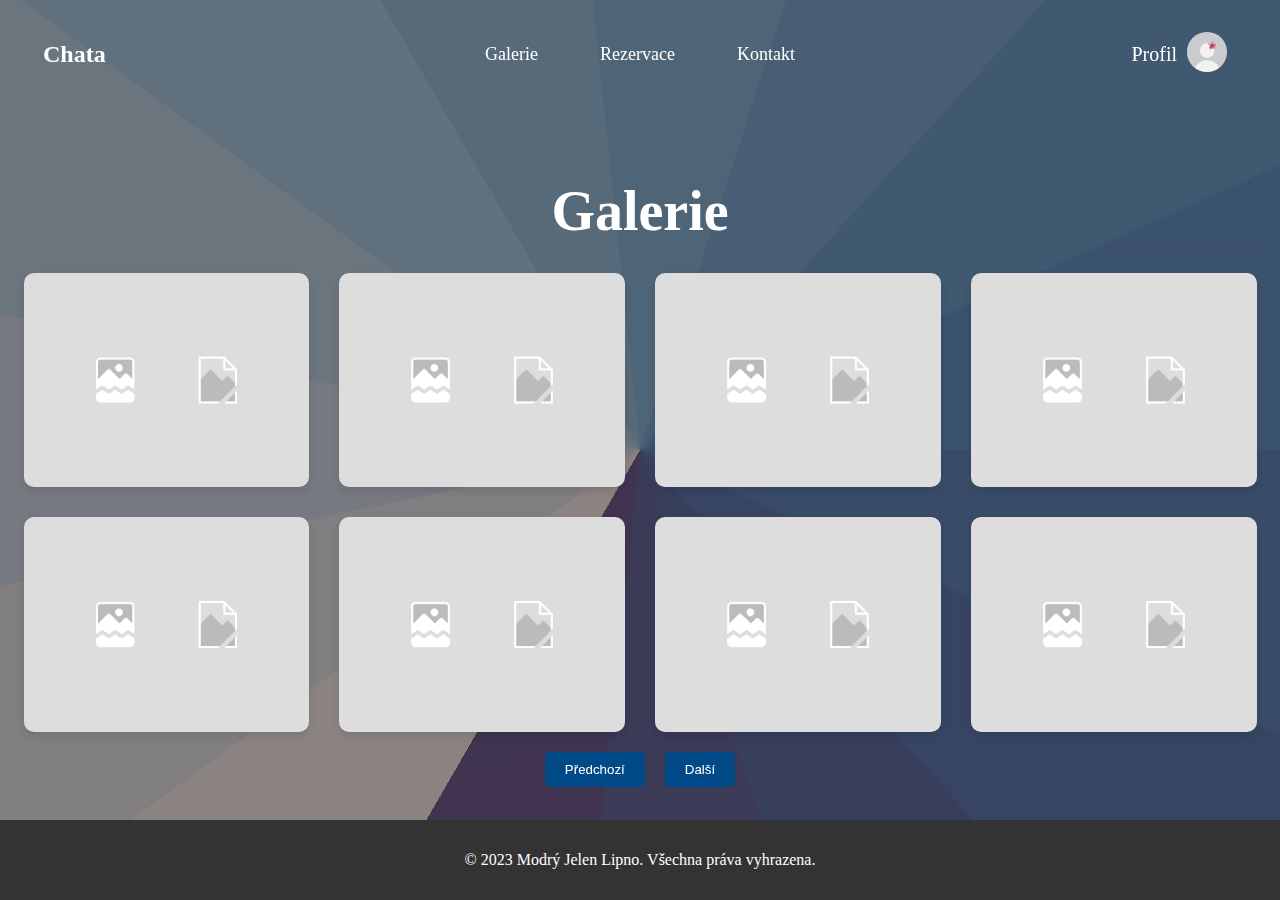
<file: galerie.html>
<!DOCTYPE html>
<html lang="cs">
<head>
    <meta charset="UTF-8">
    <meta name="viewport" content="width=device-width, initial-scale=1.0">
    <link rel="stylesheet" href="style.css">
    <title>Galerie</title>
    <script>
      fetch("header.html")
        .then(response => response.text())
        .then(data => {
          document.getElementById("header-placeholder").innerHTML = data;
        });
    </script>
</head>
<body>
  <div id="header-placeholder"></div>
  <section class="gallery-hero">
    <div class="background-image"></div>
    <main id="gallery-container">
      <h1 class="gallery-title">Galerie</h1>
      <div class="gallery-grid" id="gallery-grid">
        <!-- Obrázky budou dynamicky přidány pomocí JS -->
      </div>
      <div class="pagination">
        <button class="pagination-button" id="prev-button">Předchozí</button>
        <button class="pagination-button" id="next-button">Další</button>
      </div>
    </main>
  </section>

  <!-- Modal pro zobrazení obrázku -->
  <div id="image-modal" class="image-modal">
    <img id="modal-image" class="modal-image" alt="Zvětšený obrázek">
  </div>

  <footer>
    <p>&copy; 2023 Modrý Jelen Lipno. Všechna práva vyhrazena.</p>
  </footer>
  <script src="gallery.js"></script>
</body>
</html>
</file>
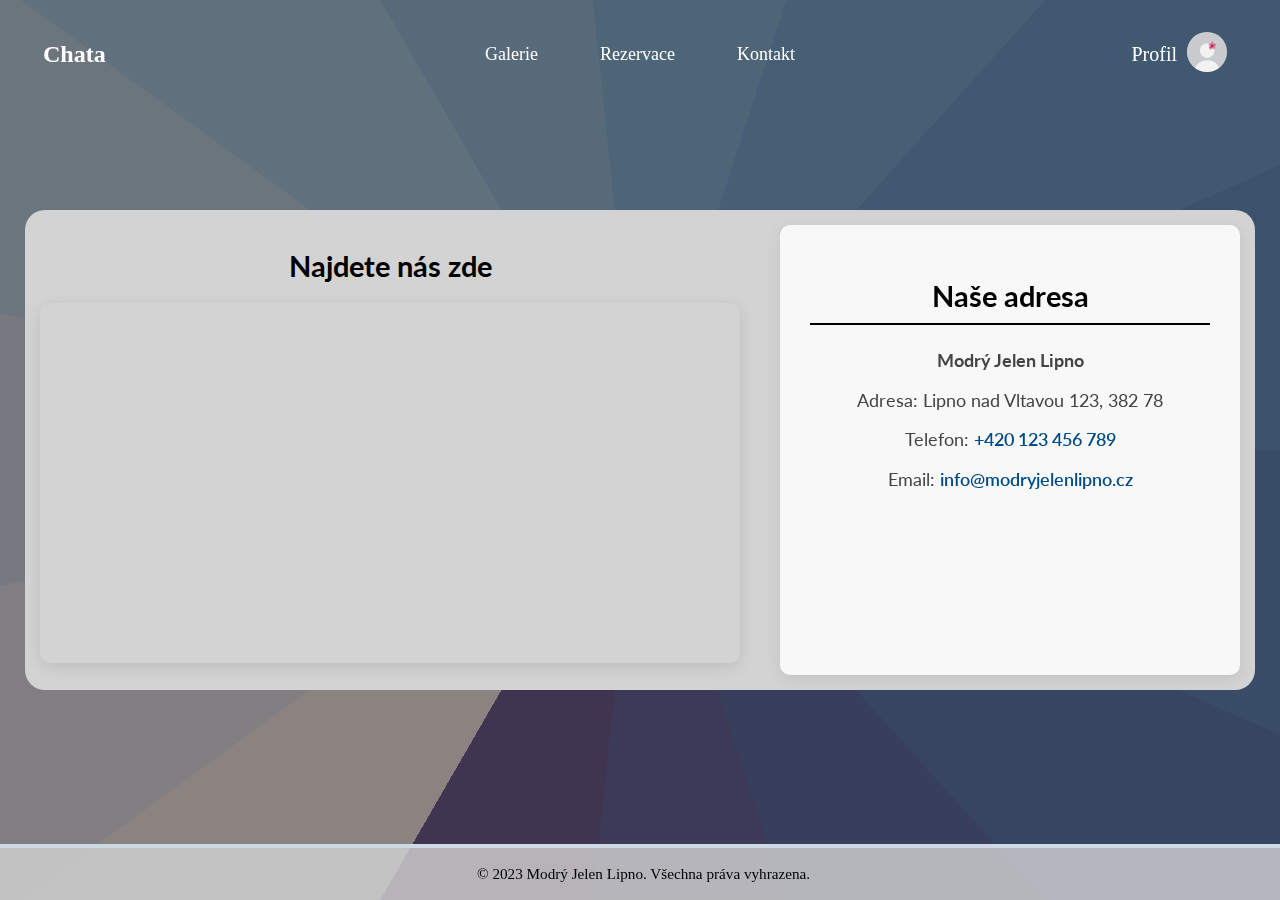
<file: kontakty.html>
<!DOCTYPE html>
<html lang="cs">
<head>
    <meta charset="UTF-8">
    <meta name="viewport" content="width=device-width, initial-scale=1.0">
    <link rel="stylesheet" href="style.css">
    <title>Kontakty</title>
</head>
<body>
    <div id="header-placeholder"></div>
    <div class = "background-image"></div>
    <main id="kontakty-page">
        <div id="kontakty-content">
          <section id="kontakty-mapa">
            <h2>Najdete nás zde</h2>
            <div id="kontakty-map-container">
              <iframe 
                src="https://www.google.com/maps/embed?pb=!1m18!1m12!1m3!1d2563.123456789!2d14.123456789!3d48.123456789!2m3!1f0!2f0!3f0!3m2!1i1024!2i768!4f13.1!3m3!1m2!1s0x0%3A0x123456789abcdef!2sModr%C3%BD%20Jelen%20Lipno!5e0!3m2!1scs!2scz!4v1234567890"
                allowfullscreen
                loading="lazy"
                referrerpolicy="no-referrer-when-downgrade">
              </iframe>
            </div>
          </section>
      
          <section id="kontakty-adresa">
            <h2>Naše adresa</h2>
            <div class="kontakty-info">
              <p><strong>Modrý Jelen Lipno</strong></p>
              <p>Adresa: Lipno nad Vltavou 123, 382 78</p>
              <p>Telefon: <a href="tel:+420123456789">+420 123 456 789</a></p>
              <p>Email: <a href="mailto:info@modryjelenlipno.cz">info@modryjelenlipno.cz</a></p>
            </div>
          </section>
        </div>
      </main>
    <footer id="kontakty-footer">
        <p>&copy; 2023 Modrý Jelen Lipno. Všechna práva vyhrazena.</p>
    </footer>
    <script>
        fetch("header.html")
            .then(response => response.text())
            .then(data => {
                document.getElementById("header-placeholder").innerHTML = data;
            })
            .catch(error => console.error("Chyba při načítání headeru:", error));
    </script>
</body>
</html>
</file>
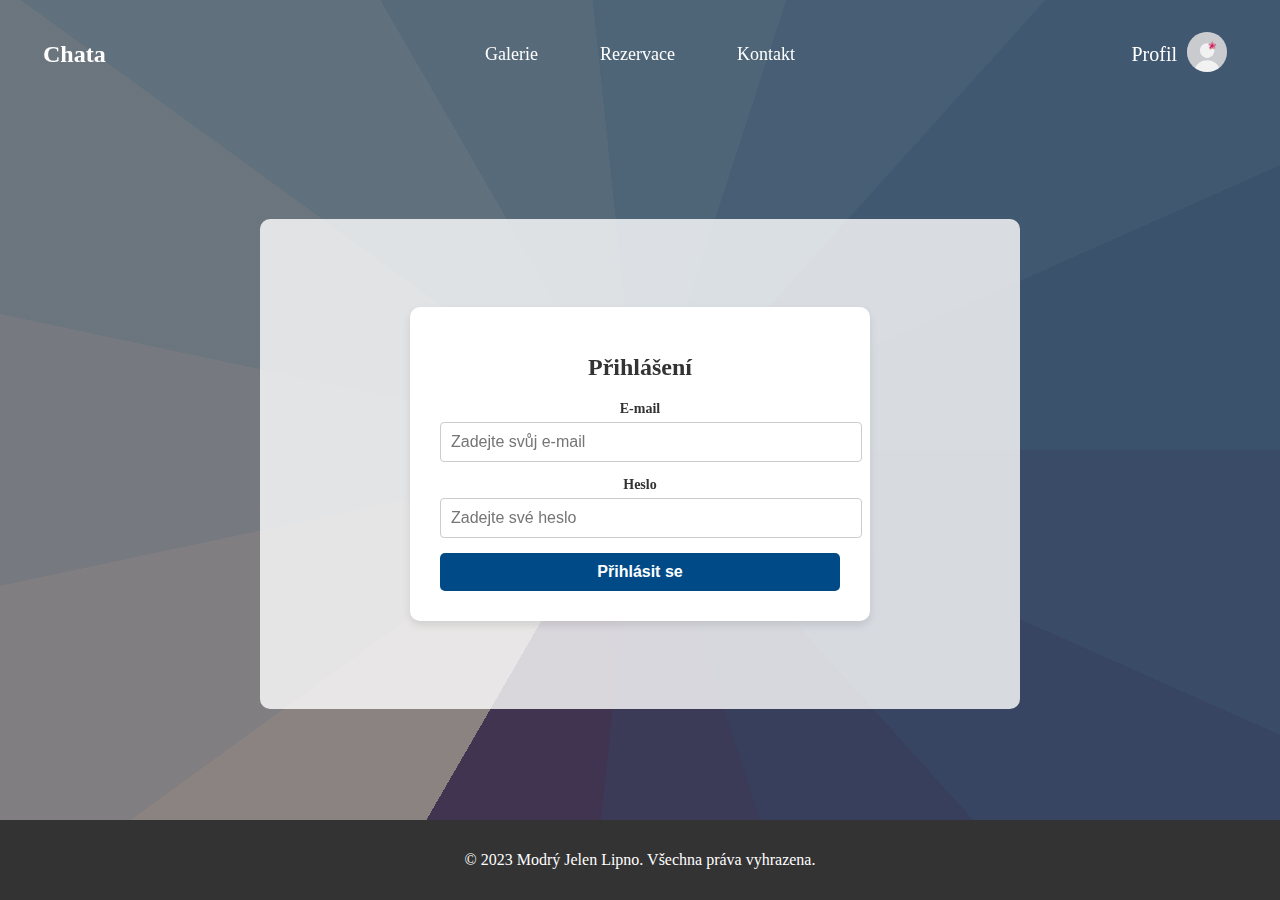
<file: login.html>
<!DOCTYPE html>
<html lang="cs">
<head>
  <meta charset="UTF-8">
  <meta name="viewport" content="width=device-width, initial-scale=1.0">
  <link rel="stylesheet" href="style.css">
  <title>Přihlášení</title>
  <script>
    fetch("header.html")
      .then(response => response.text())
      .then(data => {
        document.getElementById("header-placeholder").innerHTML = data;
      });
  </script>
</head>
<body>
  <div id="header-placeholder"></div>
  <section class="login-hero">
  <div class="background-image"></div>
  <main id="login-container">
    <section class="login-form-wrapper">
      <h1 class="login-title">Přihlášení</h1>
      <form id="login-form" method="post" action="login.php">
        <div class="form-group">
          <label for="email" class="form-label">E-mail</label>
          <input type="email" id="email" name="email" class="form-input" placeholder="Zadejte svůj e-mail" required>
        </div>
        <div class="form-group">
          <label for="password" class="form-label">Heslo</label>
          <input type="password" id="password" name="password" class="form-input" placeholder="Zadejte své heslo" required>
        </div>
        <button type="submit" class="login-button">Přihlásit se</button>
      </form>
    </section>
</section>
  </main>
  
  <footer>
    <p>&copy; 2023 Modrý Jelen Lipno. Všechna práva vyhrazena.</p>
</footer>
</body>
</html>
</file>
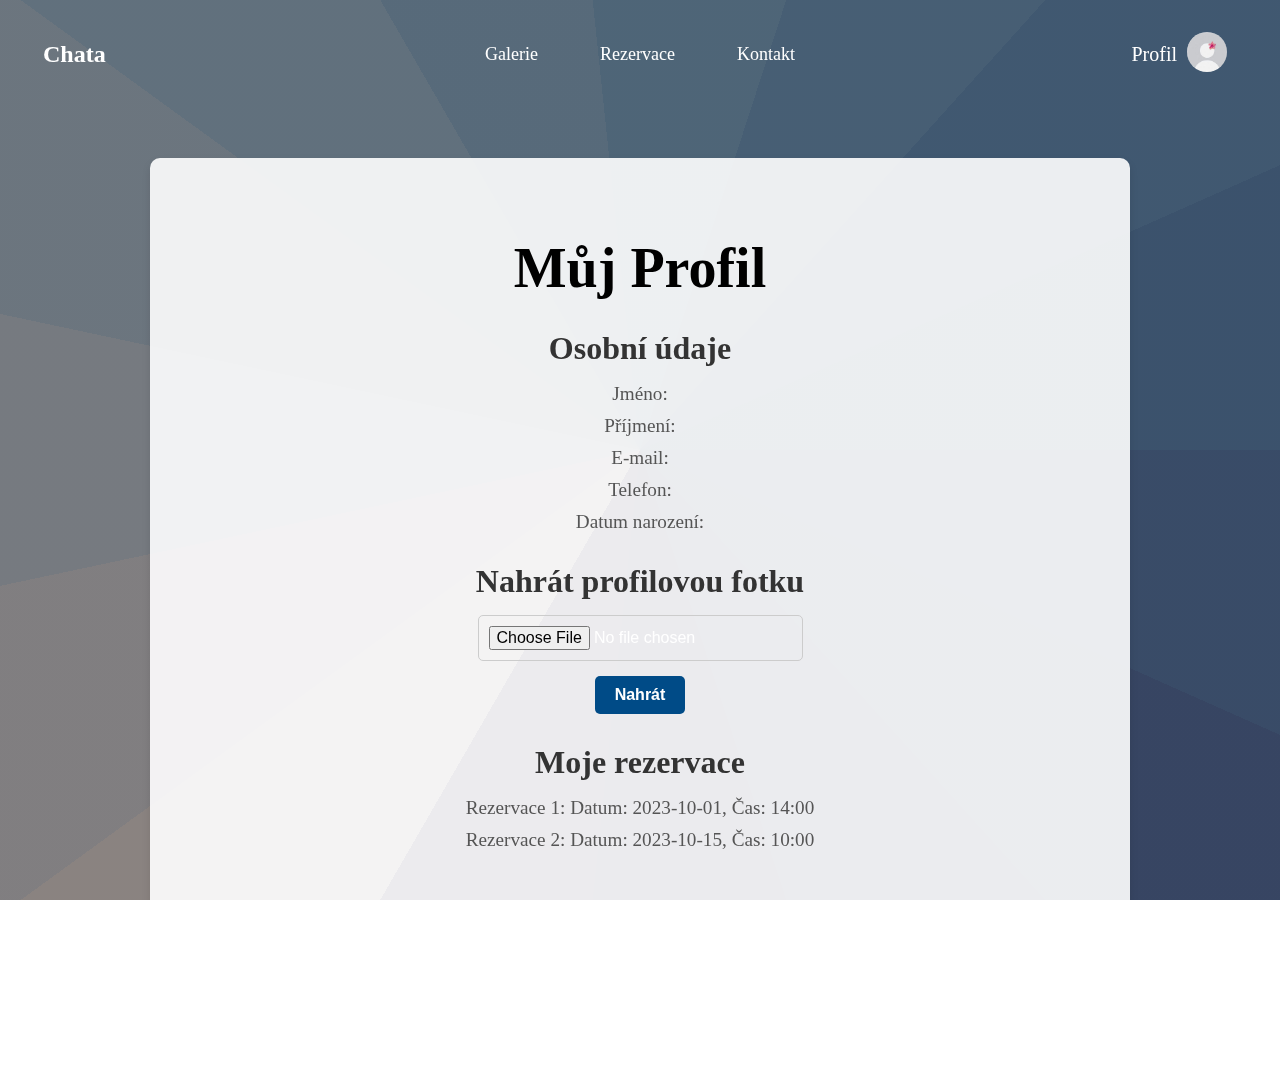
<file: profile.html>
<!DOCTYPE html>
<html lang="cs">
<head>
    <meta charset="UTF-8">
    <meta name="viewport" content="width=device-width, initial-scale=1.0">
    <link rel="stylesheet" href="style.css">
    <title>Profil</title>
    <script>
      fetch("header.html")
        .then(response => response.text())
        .then(data => {
          document.getElementById("header-placeholder").innerHTML = data;
        });
    </script>
</head>
<body>
  <div id="header-placeholder"></div>
  <section class="profile-hero">
    <div class="background-image"></div>
    <main id="profile-container">
      <h1 class="profile-title">Můj Profil</h1>
      <!-- Sekce osobních údajů -->
      <section class="profile-details">
        <h2>Osobní údaje</h2>
        <ul>
          <li>Jméno: <span id="user-first-name"></span></li>
          <li>Příjmení: <span id="user-last-name"></span></li>
          <li>E-mail: <span id="user-email"></span></li>
          <li>Telefon: <span id="user-phone"></span></li>
          <li>Datum narození: <span id="user-birthdate"></span></li>
        </ul>
      </section>

      <!-- Sekce pro nahrání profilové fotky -->
      <section class="profile-photo-upload">
        <h2>Nahrát profilovou fotku</h2>
        <form id="photo-upload-form" method="post" enctype="multipart/form-data">
          <input type="file" id="profile-photo" name="profile-photo" accept="image/*" required>
          <button type="submit">Nahrát</button>
        </form>
      </section>

      <!-- Sekce výpisu rezervací -->
      <section class="profile-reservations">
        <h2>Moje rezervace</h2>
        <ul id="reservations-list">
          <li>Rezervace 1: <span>Datum: 2023-10-01, Čas: 14:00</span></li>
          <li>Rezervace 2: <span>Datum: 2023-10-15, Čas: 10:00</span></li>
          <!-- Další rezervace budou načteny z databáze -->
        </ul>
      </section>
    </main>
  </section>
  <footer>
    <p>&copy; 2023 Modrý Jelen Lipno. Všechna práva vyhrazena.</p>
  </footer>
</body>
</html>
</file>
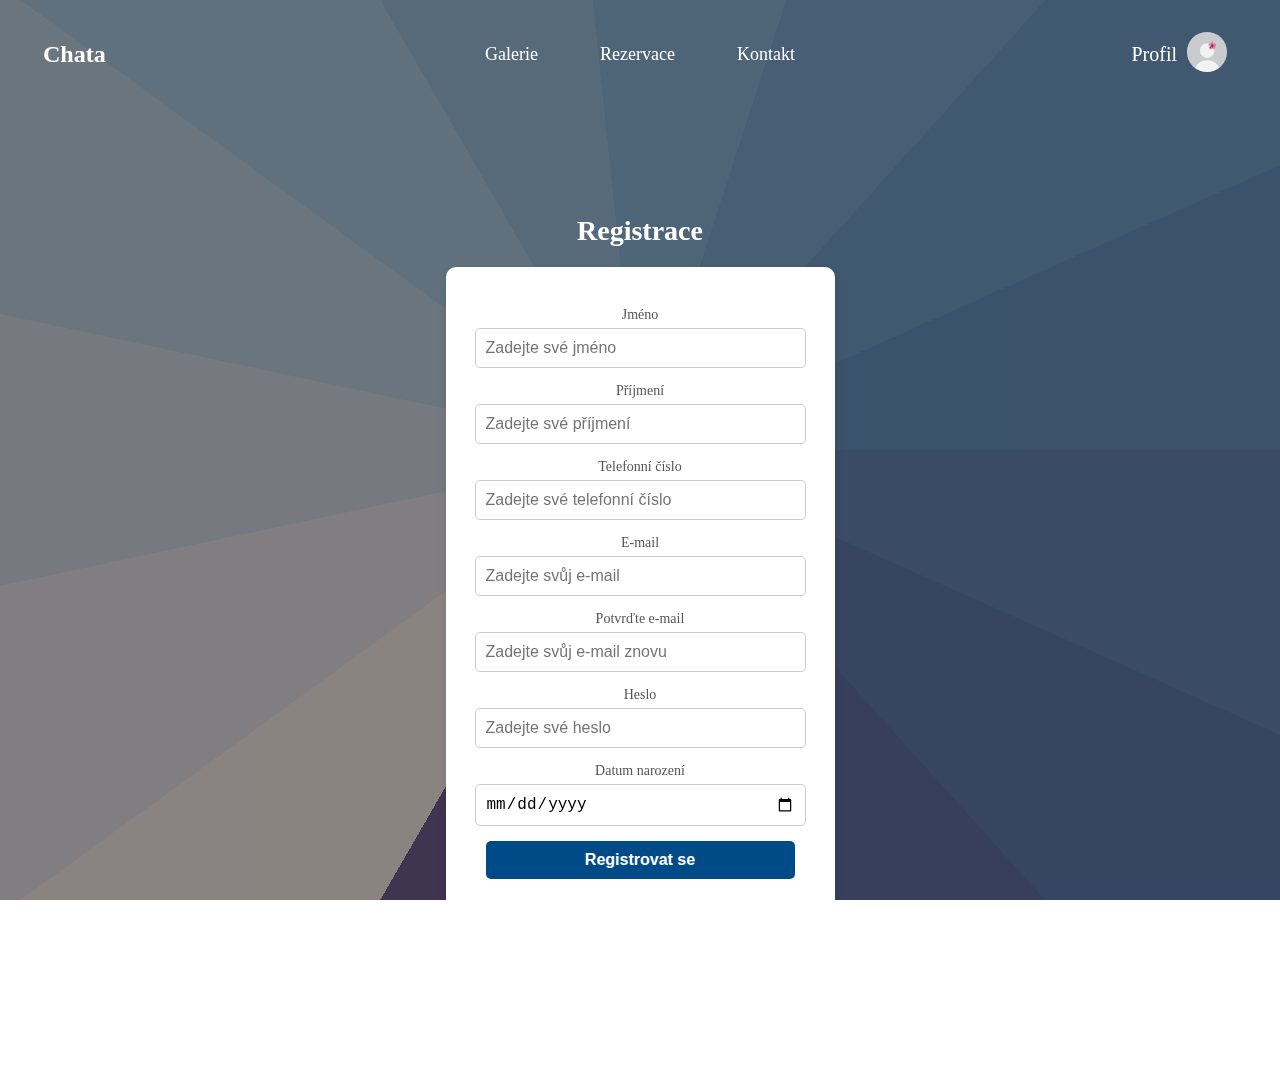
<file: registration.html>
<!DOCTYPE html>
<html lang="en">
<head>
    <meta charset="UTF-8">
    <meta name="viewport" content="width=device-width, initial-scale=1.0">
    <link rel="stylesheet" href="style.css">
    <title>Registrace</title>
    <script>
      fetch("header.html")
        .then(response => response.text())
        .then(data => {
          document.getElementById("header-placeholder").innerHTML = data;
        });
    </script>
</head>
<body>
    <div id="header-placeholder"></div>
    <main>
        <section class="registration-hero">
            <div class="background-image"></div>
        <section class="registration-form-wrapper">
            <h1 class="registration-title">Registrace</h1>
            <form id="registration-form">
                <div class="form-groupa">
                    <label for="first-name" class="form-labela">Jméno</label>
                    <input type="text" id="first-name" name="first-name" class="form-inputa" placeholder="Zadejte své jméno" required>
                </div>
                <div class="form-groupa">
                    <label for="last-name" class="form-labela">Příjmení</label>
                    <input type="text" id="last-name" name="last-name" class="form-inputa" placeholder="Zadejte své příjmení" required>
                </div>
                <div class="form-groupa">
                    <label for="phone" class="form-labela">Telefonní číslo</label>
                    <input type="tel" id="phone" name="phone" class="form-inputa" placeholder="Zadejte své telefonní číslo" pattern="[0-9]{9}" required>
                </div>
                <div class="form-groupa">
                    <label for="email" class="form-labela">E-mail</label>
                    <input type="email" id="email" name="email" class="form-inputa" placeholder="Zadejte svůj e-mail" required>
                </div>
                <div class="form-groupa">
                    <label for="confirm-email" class="form-labela">Potvrďte e-mail</label>
                    <input type="email" id="confirm-email" name="confirm-email" class="form-inputa" placeholder="Zadejte svůj e-mail znovu" required>
                </div>
                <div class="form-groupa">
                    <label for="password" class="form-labela">Heslo</label>
                    <input type="password" id="password" name="password" class="form-inputa" placeholder="Zadejte své heslo" required>
                </div>
                <div class="form-groupa">
                    <label for="birthdate" class="form-labela">Datum narození</label>
                    <input type="date" id="birthdate" name="birthdate" class="form-inputa" required>
                </div>
                <button type="submit" class="registration-button">Registrovat se</button>
            </form>
        </section>
    </section>
    </main>

    <footer>
        <p>&copy; 2023 Modrý Jelen Lipno. Všechna práva vyhrazena.</p>
    </footer>
   
</body>
</html>
</file>
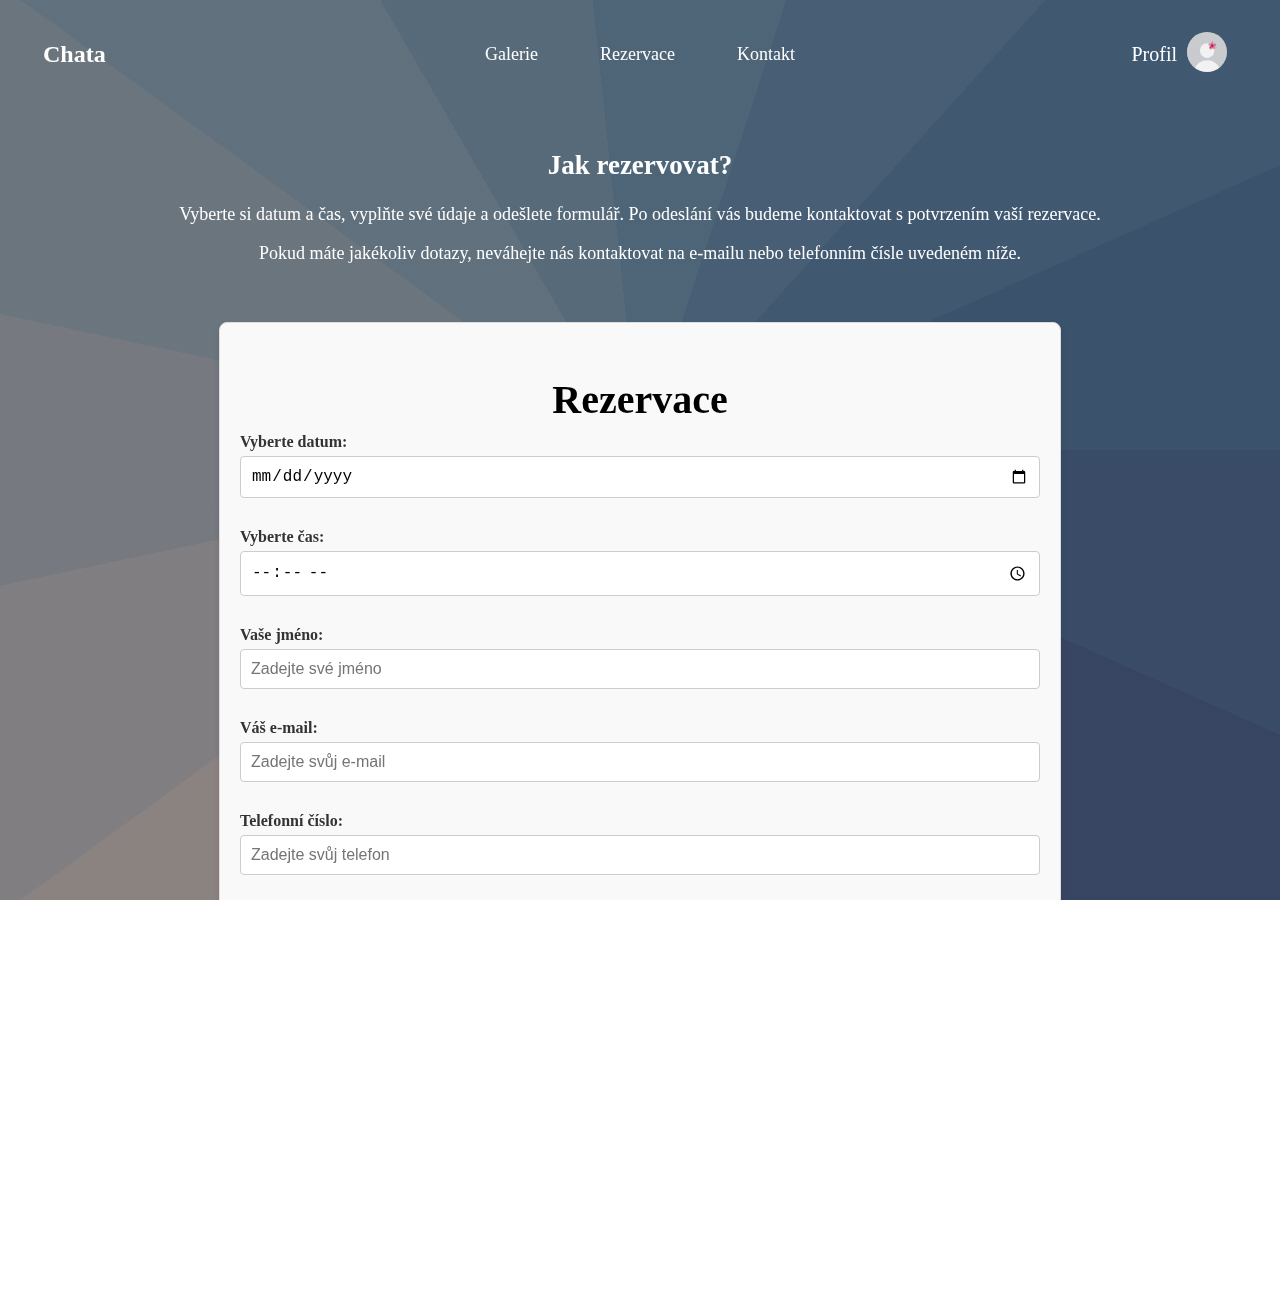
<file: rezervace.html>
<!DOCTYPE html>
<html lang="cs">
<head>
    <meta charset="UTF-8">
    <meta name="viewport" content="width=device-width, initial-scale=1.0">
    <link rel="stylesheet" href="style.css">
    <title>Rezervace</title>
    <script>
      fetch("header.html")
        .then(response => response.text())
        .then(data => {
          document.getElementById("header-placeholder").innerHTML = data;
        });
    </script>
</head>
<body>
  <div id="header-placeholder"></div>
  <section class="reservation-hero">

    <section class="popis">
        <h2>Jak rezervovat?</h2>
        <p>Vyberte si datum a čas, vyplňte své údaje a odešlete formulář. Po odeslání vás budeme kontaktovat s potvrzením vaší rezervace.</p>
        <p>Pokud máte jakékoliv dotazy, neváhejte nás kontaktovat na e-mailu nebo telefonním čísle uvedeném níže.</p>
    </section>

    <section id="rezervace">
        <h2>Rezervace</h2>
        <form id="rezervacni-formular">
            <div class="form-group">
                <label for="datum">Vyberte datum:</label>
                <input type="date" id="datum" name="datum" required>
            </div>

            <div class="form-group">
                <label for="cas">Vyberte čas:</label>
                <input type="time" id="cas" name="cas" required>
            </div>

            <div class="form-group">
                <label for="jmeno">Vaše jméno:</label>
                <input type="text" id="jmeno" name="jmeno" placeholder="Zadejte své jméno" required>
            </div>

            <div class="form-group">
                <label for="email">Váš e-mail:</label>
                <input type="email" id="email" name="email" placeholder="Zadejte svůj e-mail" required>
            </div>

            <div class="form-group">
                <label for="telefon">Telefonní číslo:</label>
                <input type="tel" id="telefon" name="telefon" placeholder="Zadejte svůj telefon" required>
            </div>

            <div class="form-group">
                <label for="poznamka">Poznámka (volitelné):</label>
                <textarea id="poznamka" name="poznamka" placeholder="Zde můžete napsat poznámku..."></textarea>
            </div>

            <div class="form-group">
                <button type="submit">Odeslat rezervaci</button>
            </div>
        </form>
    </section>
  </section>
  <div class="background-image"></div>
  <footer>
    <p>&copy; 2023 Modrý Jelen Lipno. Všechna práva vyhrazena.</p>
  </footer>
</body>
</html>
</file>
<file: style.css>
/* ********************************************************************************************* */
/* ********************************** HEADER CSS *********************************************** */
/* ********************************************************************************************* */
@import url('https://fonts.googleapis.com/css2?family=Lato:wght@400;700&display=swap');
html, body{
    width: 100%;
    height: 100%;
    margin: 0;
    padding: 0;
    box-sizing: border-box;
    overflow-x: hidden;
    max-width: 100%;
    display: flex;
    flex-direction: column;
  }

  footer {
    padding: 15px;
    background-color: #333;
    color: white;
    text-align: center;
  }

  .navbar {
    top: 0;
    left: 0;
    position: fixed;
    display: flex;
    justify-content: space-between;
    align-items: center;
    padding: 10px 20px;
    margin-left: 20px;
    margin-right: 20px;
    margin-top: 20px;
    z-index: 1001;
  }
  #index-header-placeholder{
    width: 100%;
    position: relative;
    top: 0;
    left: 0;
    z-index: 1000;
    pointer-events: auto; 
  }
  #header-placeholder{
    width: 100%;
    position: relative;
  }
  .user-photo{
    width: 40px;
    height: 40px;
    border-radius: 50%;
    margin-right: 10px;
    margin-left: 10px;
  }
  
  /* Logo vlevo */
  .logo a {
    text-decoration: none;
    color: black;
    font-size: 24px;
    font-weight: bold;
  }
  

  .nav-menu {
    position: absolute;
    left: 50%;
    transform: translateX(-50%);
  }
  
  .nav-menu ul {
    list-style: none;
    display: flex;
    margin: 0;
    padding: 0;
    justify-content: center;
  }
  
  .nav-menu li {
    margin: 0 15px;
    display: flex;
    align-items: center;
    justify-content: center;
  }
  
  .nav-menu a {
    text-decoration: none;
    color: black;
    font-size: 18px;
    text-align: center;
    padding: 8px 16px;
    border-radius: 5px;
    transition: background-color 0.3s ease, color 0.3s ease;
  }
  
  .nav-menu a:hover {
    color: white;
    transform: scale(1.1);
    background-color: #000;
    text-decoration: none;
  }
  
  /* Ovládací prvky uživatele (vpravo nahoře) */
  .user-controls {
    display: flex;
    align-items: center;
  }
  
  .user-dropdown {
    position: relative;
    cursor: pointer;    
  }
  
  .username {
    font-size: 20px;
    color: black;
  }

  .dropdown-content {
    display: none;
    position: absolute;
    top: 100%;
    right: 0;
    background-color: black;
    border: 1px solid lightgray;
    box-shadow: 0px 2px 5px gray;
    min-width: 140px;
    z-index: 1;
  }
  
  .dropdown-content a {
    display: block;
    padding: 8px 10px;
    color: lightgrey;
    text-decoration: none;
  }
  
  .dropdown-content a:hover {
    background-color: black;
  }
  
  .user-dropdown:hover .dropdown-content {
    display: block;
  }
  

  .menu-toggle {
    display: none;
    font-size: 28px;
    cursor: pointer;
    color: navy;
  }
  

  @media (max-width: 700px) {
    .nav-menu {
        display: none;
        width: 100%;
        position: static;
        transform: none;
    }
  
    .nav-menu ul {
        flex-direction: column;
        background-color: rgb(220, 240, 255);
        padding: 10px;
        justify-content: center;
    }
  
    .nav-menu li {
        margin: 10px 0;
        text-align: center;
        display: flex;
        align-items: center;
        justify-content: center;
    }
  
    .menu-toggle {
        display: block;
    }

    .nav-menu.active {
        display: flex;
    }
  }

/* ********************************************************************************************* */
/* ********************************** Index CSS ************************************************ */
/* ********************************************************************************************* */
.index-background-image {
  top: 0;
  left: 0;
  width: 100%;
  min-height: 100vh;
  background:
    linear-gradient(rgba(0,0,0,0.3), rgba(0,0,0,0.3)),
    url('background-image.jpg') no-repeat center center;
    background-size: cover;
}
.background-image {
  position: fixed;
  top: 0;
  left: 0;
  width: 100%;
  height: 100%;
  z-index: -1;
  background:
    linear-gradient(rgba(0,0,0,0.3), rgba(0,0,0,0.3)),
    conic-gradient(from 210deg, rgba(197, 187, 184, 1.000) 0.000deg, rgba(197, 187, 184, 1.000) 24.000deg, rgba(184, 181, 184, 1.000) 24.000deg, rgba(184, 181, 184, 1.000) 48.000deg, rgba(169, 175, 183, 1.000) 48.000deg, rgba(169, 175, 183, 1.000) 72.000deg, rgba(154, 168, 181, 1.000) 72.000deg, rgba(154, 168, 181, 1.000) 96.000deg, rgba(139, 161, 179, 1.000) 96.000deg, rgba(139, 161, 179, 1.000) 120.000deg, rgba(125, 152, 175, 1.000) 120.000deg, rgba(125, 152, 175, 1.000) 144.000deg, rgba(112, 144, 171, 1.000) 144.000deg, rgba(112, 144, 171, 1.000) 168.000deg, rgba(101, 135, 166, 1.000) 168.000deg, rgba(101, 135, 166, 1.000) 192.000deg, rgba(92, 126, 161, 1.000) 192.000deg, rgba(92, 126, 161, 1.000) 216.000deg, rgba(85, 117, 155, 1.000) 216.000deg, rgba(85, 117, 155, 1.000) 240.000deg, rgba(81, 108, 148, 1.000) 240.000deg, rgba(81, 108, 148, 1.000) 264.000deg, rgba(79, 99, 141, 1.000) 264.000deg, rgba(79, 99, 141, 1.000) 288.000deg, rgba(80, 90, 133, 1.000) 288.000deg, rgba(80, 90, 133, 1.000) 312.000deg, rgba(84, 83, 125, 1.000) 312.000deg, rgba(84, 83, 125, 1.000) 336.000deg, rgba(91, 75, 116, 1.000) 336.000deg 360.000deg);
  background-size: cover;

/*   background: linear-gradient(90deg, rgba(164, 116, 81, 1.000) 0.000%, rgba(156, 152, 129, 1.000) 16.667%, rgba(115, 160, 157, 1.000) 33.333%, rgba(59, 137, 154, 1.000) 50.000%, rgba(9, 91, 121, 1.000) 66.667%, rgba(0, 40, 71, 1.000) 83.333%, rgba(0, 1, 22, 1.000) 100.000%)
 */
/* background: linear-gradient(90deg, rgba(255, 255, 255, 1.000) 0.000%, rgba(255, 255, 255, 1.000) 25.000%, rgba(255, 251, 201, 1.000) 50.000%, rgba(248, 198, 220, 1.000) 75.000%, rgba(188, 162, 255, 1.000) 100.000%)
 */

/* background: conic-gradient(from 90deg, rgba(198, 227, 190, 1.000) 0.000deg, rgba(198, 227, 190, 1.000) 10.588deg, rgba(195, 228, 193, 1.000) 10.588deg, rgba(195, 228, 193, 1.000) 21.176deg, rgba(192, 228, 196, 1.000) 21.176deg, rgba(192, 228, 196, 1.000) 31.765deg, rgba(189, 227, 199, 1.000) 31.765deg, rgba(189, 227, 199, 1.000) 42.353deg, rgba(185, 227, 201, 1.000) 42.353deg, rgba(185, 227, 201, 1.000) 52.941deg, rgba(182, 226, 203, 1.000) 52.941deg, rgba(182, 226, 203, 1.000) 63.529deg, rgba(178, 225, 205, 1.000) 63.529deg, rgba(178, 225, 205, 1.000) 74.118deg, rgba(174, 224, 207, 1.000) 74.118deg, rgba(174, 224, 207, 1.000) 84.706deg, rgba(169, 223, 208, 1.000) 84.706deg, rgba(169, 223, 208, 1.000) 95.294deg, rgba(165, 221, 209, 1.000) 95.294deg, rgba(165, 221, 209, 1.000) 105.882deg, rgba(160, 219, 210, 1.000) 105.882deg, rgba(160, 219, 210, 1.000) 116.471deg, rgba(155, 217, 210, 1.000) 116.471deg, rgba(155, 217, 210, 1.000) 127.059deg, rgba(150, 215, 210, 1.000) 127.059deg, rgba(150, 215, 210, 1.000) 137.647deg, rgba(145, 212, 210, 1.000) 137.647deg, rgba(145, 212, 210, 1.000) 148.235deg, rgba(140, 209, 210, 1.000) 148.235deg, rgba(140, 209, 210, 1.000) 158.824deg, rgba(135, 206, 209, 1.000) 158.824deg, rgba(135, 206, 209, 1.000) 169.412deg, rgba(130, 203, 208, 1.000) 169.412deg, rgba(130, 203, 208, 1.000) 180.000deg, rgba(124, 200, 206, 1.000) 180.000deg, rgba(124, 200, 206, 1.000) 190.588deg, rgba(119, 196, 205, 1.000) 190.588deg, rgba(119, 196, 205, 1.000) 201.176deg, rgba(113, 192, 203, 1.000) 201.176deg, rgba(113, 192, 203, 1.000) 211.765deg, rgba(108, 188, 201, 1.000) 211.765deg, rgba(108, 188, 201, 1.000) 222.353deg, rgba(102, 184, 198, 1.000) 222.353deg, rgba(102, 184, 198, 1.000) 232.941deg, rgba(97, 180, 196, 1.000) 232.941deg, rgba(97, 180, 196, 1.000) 243.529deg, rgba(91, 175, 193, 1.000) 243.529deg, rgba(91, 175, 193, 1.000) 254.118deg, rgba(86, 171, 189, 1.000) 254.118deg, rgba(86, 171, 189, 1.000) 264.706deg, rgba(80, 166, 186, 1.000) 264.706deg, rgba(80, 166, 186, 1.000) 275.294deg, rgba(75, 161, 182, 1.000) 275.294deg, rgba(75, 161, 182, 1.000) 285.882deg, rgba(70, 156, 178, 1.000) 285.882deg, rgba(70, 156, 178, 1.000) 296.471deg, rgba(65, 151, 174, 1.000) 296.471deg, rgba(65, 151, 174, 1.000) 307.059deg, rgba(60, 146, 170, 1.000) 307.059deg, rgba(60, 146, 170, 1.000) 317.647deg, rgba(55, 140, 166, 1.000) 317.647deg, rgba(55, 140, 166, 1.000) 328.235deg, rgba(50, 135, 161, 1.000) 328.235deg, rgba(50, 135, 161, 1.000) 338.824deg, rgba(45, 129, 156, 1.000) 338.824deg, rgba(45, 129, 156, 1.000) 349.412deg, rgba(40, 124, 151, 1.000) 349.412deg 360.000deg)
 */
}

.hero {
  top: calc(50% - 108px);
  left: 50%;
  transform: translate(-50%, -50%);
  display: flex;
  flex-direction: column;
  justify-content: center;
  align-items: center;
  text-align: center;
  color: white;
  position: relative;
}
.hero-kontakty{
  display: flex;
  flex-direction: column;
  justify-content: center;
  align-items: center;
  text-align: center;
  color: white;
  height: 90vh;
  padding-top: 10px;
  padding: 20px;
  position: relative;
}

@keyframes fadeIn {
  from {
    opacity: 0;
    transform: translateY(-20px);
  }
  to {
    opacity: 1;
    transform: translateY(0);
  }
}

.hero h1 {
  font-size: 3rem;
  margin-bottom: 20px;
  animation: fadeIn 2s ease-in-out;
}
.hero p {
  font-size: 1.5rem;
  margin-bottom: 30px;
}

.hero .btn-primary {
  display: inline-block;
  padding: 10px 20px;
  background-color: #007BFF;
  color: white;
  text-decoration: none;
  border-radius: 5px;
  font-size: 1.2rem;
}

.hero .btn-primary:hover {
  background-color: #0056b3;
}

.about {
  display: flex;
  align-items: center;
  justify-content: space-between;
  padding: 50px 20px;
  background-color: #f9f9f9;
}

.about-content {
  flex: 1;
  padding: 20px;
}
 
.about-content h2 {
  font-size: 2rem;
  margin-bottom: 20px;
}

.about-content p {
  font-size: 1.2rem;
  line-height: 1.6;
}

.about-image {
  flex: 1;
  text-align: center;
}

.about-image img {
  max-width: 100%;
  border-radius: 10px;
}

.gallery {
  padding: 50px 20px;
  background-color: #fff;
  text-align: center;
}



.gallery h2 {
  font-size: 2rem;
  margin-top: 0;
  margin-bottom: 30px;
}
.gallery-grid {
  display: grid;
  grid-template-columns: repeat(auto-fit, minmax(200px, 1fr));
  gap: 20px;
}

.gallery-grid img {
  width: 100%;
  border-radius: 10px;
}

.contact {
  padding: 50px 20px;
  background-color: #f1f1f1;
  text-align: center;
}

.contact h2 {
  font-size: 2rem;
  margin-bottom: 20px;
}

.contact p {
  font-size: 1.2rem;
  line-height: 1.6;
}

.contact a {
  color: black;
  text-decoration: none;
}

.contact a:hover {
  text-decoration: underline;
}


#index-nav{
  position: relative;
  top: 0;
  left: 0;
  margin: 0;
  border-radius: 0px;
  border: none;
  box-shadow: none;
  z-index: 10;
  padding: 32px 43px;
}
#index-nav a{
  color: white;
}
#index-nav .username{

  color: white;
}
.index-content{
  display: flex;
  flex-direction: column;
  position: relative;
}
/* ********************************************************************************************* */
/* ********************************** KONTAKTY ********************* */
/* ********************************************************************************************* */

/* .background-image-kontakty {
  position: absolute;
  top: 0;
  left: 0;
  width: 100%;
  height: 100%;
  background:url(background_kontakty.jpg) no-repeat center center fixed;
  background-color: #004b87;
  background-size: cover;
  z-index: -1;
} */
#kontakty-body{
  margin: 0;
  padding: 0;
  box-sizing: border-box;
  overflow-x: hidden;
  max-width: 100%;
  height: 100%;
}

#kontakty-page {
  max-width: 100%;
  display: flex;
  flex-direction: column;
  align-items: center;
  padding: 60px 20px;
  font-family: 'Lato', sans-serif;
  color: #333;
  
}



#kontakty-content {
  position: absolute;
  top: 50%;
  left: 50%;
  transform: translate(-50%, -50%);
  height: 50vh;
  display: flex;
  justify-content: center;
  max-width: 1200px;
  width: 100%;
  gap: 40px;
  padding: 15px;
  border-radius: 20px;
  background-color: lightgray;
  text-align: center;
}

#kontakty-mapa {
  flex: 1 1 550px;
}

#kontakty-mapa h2 {
  font-size: 1.8rem;
  color: black;
  margin-bottom: 20px;
  font-weight: 700;
  text-align: center;
}

#kontakty-map-container {
  width: 100%;
  height: 80%;
  border-radius: 10px;
  overflow: hidden;
  box-shadow: 0 4px 15px rgba(0,0,0,0.1);
}

#kontakty-map-container iframe {
  width: 100%;
  height: 100%;
  border: none;
}

#kontakty-adresa {
  flex: 0 1 400px;
  min-width: 300px;
  background-color: #f8f8f8;
  padding: 30px;
  border-radius: 10px;
  box-shadow: 0 4px 15px rgba(0,0,0,0.08);
}

#kontakty-adresa h2 {
  font-size: 1.8rem;
  color: black;
  border-bottom: 2px solid black;
  padding-bottom: 10px;
  margin-bottom: 20px;
}

#kontakty-adresa p {
  font-size: 1.1rem;
  line-height: 1.8;
  margin: 8px 0;
  color: #444;
}

#kontakty-adresa a {
  color: #004b87;
  text-decoration: none;
  font-weight: 600;
}

#kontakty-adresa a:hover {
  text-decoration: underline;
}

#kontakty-footer {
  width: 100%;
  height: 5vh;
  background-color: rgba(211, 211, 211, 0.809);
  color: black;
  display: flex;
  text-align: center;
  justify-content: center;
  align-items: center;
  font-size: 0.95rem;
  border-top: 4px solid #cdd9e5;
  position: fixed;;
  bottom: 0;
  padding: 0.4vh;
}

/* RESPONSIVITA */
@media (max-width: 900px) {
  #kontakty-content {
    flex-direction: column;
    align-items: center;
  }

  #kontakty-mapa, #kontakty-adresa {
    width: 100%;
    max-width: 600px;
  }

  #kontakty-adresa {
    text-align: center;
  }
}

/* ********************************************************************************************* */
/* ********************************** REZERVACE ********************* */
/* ********************************************************************************************* */

#rezervace {
  width: 100%;
  max-width: 800px;
  margin: 40px;
  padding: 20px;
  background-color: #f9f9f9;
  border: 1px solid #ddd;
  border-radius: 8px;
  box-shadow: 0 4px 6px rgba(0, 0, 0, 0.1);
}

.reservation-hero {
  display: flex;
  flex-direction: column;
  justify-content: center;
  align-items: center;
  text-align: center;
  color: white;
  height: fit-content; 
  padding: 20px;
  position: relative;
}
#rezervace {
  width: 100%;
  max-width: 800px;
  margin: 40px;
  padding: 20px;
  background-color: #f9f9f9;
  border-radius: 8px;
  position: relative; 
  z-index: 2; 
}

.popis {
  text-align: center;
  color: white;
  font-size: large;
}

#rezervace h2 {
  text-align: center;
  color: black;
  margin-bottom: 10px ;
  font-size: 2.5rem;
}

#rezervacni-formular {
  display: flex;
  flex-direction: column;
  text-align: left;
  gap: 15px;
}

.form-group {
  display: flex;
  flex-direction: column;
}

.form-group label {
  font-weight: 600;
  margin-bottom: 5px;
  color: #333;
}

.form-group input,
.form-group textarea,
.form-group button {
  padding: 10px;
  font-size: 1rem;
  border: 1px solid #ccc;
  border-radius: 4px;
  outline: none;
}

.form-group input:focus,
.form-group textarea:focus {
  border-color: #004b87;
  box-shadow: 0 0 4px rgba(0, 75, 135, 0.5);
}

textarea {
  resize: vertical;
  min-height: 100px;
}

button[type="submit"] {
  background-color: #004b87;
  color: white;
  font-weight: 600;
  border: none;
  cursor: pointer;
  transition: background-color 0.3s ease;
}


button[type="submit"]:hover {
  background-color: #00325e;
}

/* Responsivita */
@media (max-width: 600px) {
  #rezervace {
    padding: 15px;
  }

  button[type="submit"] {
    font-size: 0.9rem;
  }
}
/* ********************************************************************************************* */
/* ********************************** Login page *********************************************** */
/* ********************************************************************************************* */

#login-container {
  display: flex;
  justify-content: center;
  align-items: center;
  height: 50vh;
  border-radius: 10px;
  width: 80vh;
  padding: 20px;
  background: rgba(255, 255, 255, 0.8);
}

.login-hero {
  display: flex;
  flex-direction: column;
  justify-content: center;
  align-items: center;
  text-align: center;
  color: white;
  height: 100%; 
  position: relative;
}

.login-form-wrapper {
  background: #ffffff;
  padding: 30px;
  border-radius: 10px;
  box-shadow: 0 4px 8px rgba(0, 0, 0, 0.1);
  max-width: 400px;
  width: 100%;
}

.login-title {
  font-size: 24px;
  font-weight: bold;
  margin-bottom: 20px;
  text-align: center;
  color: #333;
}

.form-group {
  margin-bottom: 15px;
}

.form-label {
  display: block;
  font-size: 14px;
  color: #555;
  margin-bottom: 5px;
}

.form-input {
  width: 100%;
  padding: 10px;
  font-size: 16px;
  border: 1px solid #ccc;
  border-radius: 5px;
  outline: none;
  transition: border-color 0.3s ease;
}

.login-button {
  width: 100%;
  padding: 10px;
  font-size: 16px;
  color: #fff;
  background-color: #000;
  border: none;
  border-radius: 5px;
  cursor: pointer;
  transition: background-color 0.3s ease;
}
.login-button:hover {
  background-color: black;
}

@media (max-width: 768px) {
  .login-form-wrapper {
    padding: 20px;
  }

  .login-title {
    font-size: 20px;
  }

  .form-input {
    padding: 8px;
  }

  .login-button {
    padding: 8px;
    font-size: 14px;
  }
}
/* ********************************************************************************************* */
/* ******************************** Registration page ****************************************** */
/* ********************************************************************************************* */

/* CSS for the registration form */
.registration-form-wrapper {
  display: flex;
  flex-direction: column; /* Stack the title and form vertically */
  justify-content: center;
  align-items: center;
  height: calc(100vh - 160px); /* Adjust height to leave space for header and footer */
  margin: 80px 0; /* Add equal spacing from header and footer */
}

.registration-title {
  font-size: 28px; /* Slightly larger font size */
  font-weight: bold;
  margin-bottom: 20px;
  text-align: center;
  color: white;
}

.registration-hero {
  display: flex;
  flex-direction: column;
  justify-content: center;
  align-items: center;
  text-align: center;
  color: white;
  height: 100%; 
  position: relative;
}

#registration-form {
  background: #ffffff;
  padding: 40px; /* Increased padding for better spacing */
  border-radius: 10px;
  box-shadow: 0 4px 8px rgba(0, 0, 0, 0.1);
  max-width: 500px; /* Increased width */
  width: 100%;
  display: flex;
  flex-direction: column;
  align-items: center;
}

.form-groupa {
  width: 100%;
  margin-bottom: 15px;
  display: flex;
  flex-direction: column;
  align-items: center;
}

.form-labela {
  font-size: 14px;
  color: #555;
  margin-bottom: 5px;
  text-align: center;
}

.form-inputa {
  width: 100%;
  padding: 10px;
  font-size: 16px;
  border: 1px solid #ccc;
  border-radius: 5px;
  outline: none;
  transition: border-color 0.3s ease;
}

.form-inputa:focus {
  border-color: #004b87;
  box-shadow: 0 0 4px rgba(0, 75, 135, 0.5);
}

.registration-button {
  width: 100%;
  padding: 10px;
  font-size: 16px;
  color: #fff;
  background-color: #004b87;
  border: none;
  border-radius: 5px;
  cursor: pointer;
  transition: background-color 0.3s ease;
}

.registration-button:hover {
  background-color: #00325e;
}

/* ********************************************************************************************* */
/* ******************************** Gallery ****************************************** */
/* ********************************************************************************************* */
.gallery-hero {
  display: flex;
  flex-direction: column;
  justify-content: center;
  align-items: center;
  text-align: center;
  color: white;
  height: 90vh;
  padding: 20px;
  position: relative;
}

.gallery-title {
  font-size: 3.5rem; 
  margin-bottom: 30px; 
  color: white;
  text-align: center;
}

.gallery-grid {
  display: grid;
  grid-template-columns: repeat(auto-fit, minmax(250px, 1fr)); 
  gap: 30px; 
  width: 90%;
  max-width: 1400px;
  margin: 0 auto;
}

.gallery-grid img {
  width: 100%;
  border-radius: 10px;
  box-shadow: 0 4px 8px rgba(0, 0, 0, 0.1);
  transition: transform 0.3s ease;
}

.gallery-grid img:hover {
  transform: scale(1.05);
}

.pagination {
  display: flex;
  justify-content: center;
  margin-top: 20px;
}

.pagination-button {
  padding: 10px 20px;
  margin: 0 10px;
  background-color: #004b87;
  color: white;
  border: none;
  border-radius: 5px;
  cursor: pointer;
  transition: background-color 0.3s ease;
}

.pagination-button:hover {
  background-color: #00325e;
}
/* Styly pro obrázky v galerii */
.gallery-image {
  width: 100%;
  border-radius: 15px;
  cursor: pointer;
  transition: transform 0.3s ease;
}

.gallery-image:hover {
  transform: scale(1.1); 
  box-shadow: 0 8px 16px rgba(0, 0, 0, 0.2); 
}

/* Modal pro zvětšený obrázek */
.image-modal {
  display: none;
  position: fixed;
  top: 0;
  left: 0;
  width: 100%;
  height: 100%;
  background-color: rgba(0, 0, 0, 0.9); /* Tmavší pozadí pro modal */
  justify-content: center;
  align-items: center;
  z-index: 1000;
}

.modal-image {
  max-width: 95%; 
  max-height: 95%; 
  border-radius: 15px;
  box-shadow: 0 6px 12px rgba(0, 0, 0, 0.5);
  animation: fadeIn 0.3s ease;
}

/* Animace pro modal */
@keyframes fadeIn {
  from {
    opacity: 0;
  }
  to {
    opacity: 1;
  }
}
/* ********************************************************************************************* */
/* ********************************** Profil Page ********************************************** */
/* ********************************************************************************************* */

/* Hero sekce pro profil */
.profile-hero {
  display: flex;
  flex-direction: column;
  justify-content: flex-start;
  align-items: center;
  text-align: center;
  color: white;
  flex: 1 0 auto; 
  width: 100%;
  padding: 20px;
  padding-top: 50px;
  padding-bottom: 50px; 
  position: relative;
  box-sizing: border-box;
}

.profile-title {
  font-size: 3.5rem; 
  margin-bottom: 30px;
  color: black;
  text-align: center;
}

#profile-container {
  width: 90%;
  max-width: 900px; 
  margin: 0 auto;
  background: rgba(255, 255, 255, 0.9); 
  padding: 40px; 
  border-radius: 10px;
  box-shadow: 0 4px 8px rgba(0, 0, 0, 0.1);
  margin-bottom: 20px;
}


.profile-details {
  margin-bottom: 30px;
  width: 100%;
}

.profile-details h2 {
  font-size: 2rem;
  margin-bottom: 15px;
  color: #333;
}

.profile-details ul {
  list-style: none;
  padding: 0;
}

.profile-details li {
  font-size: 1.2rem;
  margin-bottom: 10px;
  color: #555;
}


.profile-photo-upload {
  margin-bottom: 30px;
}

.profile-photo-upload h2 {
  font-size: 2rem;
  margin-bottom: 15px;
  color: #333;
}

#photo-upload-form {
  display: flex;
  flex-direction: column;
  align-items: center; 
  gap: 15px;
}

#photo-upload-form input[type="file"] {
  padding: 10px;
  font-size: 1rem;
  border: 1px solid #ccc;
  border-radius: 5px;
}

#photo-upload-form button {
  padding: 10px 20px;
  font-size: 1rem;
  color: white;
  background-color: #004b87;
  border: none;
  border-radius: 5px;
  cursor: pointer;
  transition: background-color 0.3s ease;
}

#photo-upload-form button:hover {
  background-color: #00325e;
}

/* Sekce výpisu rezervací */
.profile-reservations {
  margin-bottom: 30px;
}

.profile-reservations h2 {
  font-size: 2rem;
  margin-bottom: 15px;
  color: #333;
}

.profile-reservations ul {
  list-style: none;
  padding: 0;
}

.profile-reservations li {
  font-size: 1.2rem;
  margin-bottom: 10px;
  color: #555;
}

/* Responsivita */
@media (max-width: 768px) {
  #profile-container {
    padding: 20px;
  }

  .profile-title {
    font-size: 2.5rem;
  }

  .profile-details li,
  .profile-reservations li {
    font-size: 1rem;
  }
}

/* ********************************************************************************************* */
/* ********************************** Profilový obrázek **************************************** */
/* ********************************************************************************************* */

.profile-page-photo {
  width: 150px; 
  height: 150px;
  border-radius: 50%; 
  object-fit: cover; 
  margin-top: 20px;
  border: 4px solid #fff; 
  box-shadow: 0 4px 8px rgba(0, 0, 0, 0.1);
}

/* ********************************************************************************************* */
/* ********************************** PROFIL EDITACE CSS  *************************** */
/* ********************************************************************************************* */

.profile-details #edit-view {
  width: 100%;
  display: flex;
  justify-content: center;
  align-items: center;
}

#profile-edit-form {
  display: flex;
  flex-direction: column;
  align-items: center; 
  gap: 15px;
  width: 100%;
  max-width: 400px;
  margin: 0 auto; 
}

/* Inputy a labely */
.form-group-edit {
  display: flex;
  flex-direction: column;
  align-items: center; 
  width: 100%;
  text-align: center; 
}

.form-group-edit label {
  font-weight: 600;
  margin-bottom: 5px;
  color: #333;
  font-size: 1.1rem;
  width: 100%; 
}

.form-group-edit input[type="text"],
.form-group-edit input[type="email"],
.form-group-edit input[type="tel"],
.form-group-edit input[type="date"] {
  padding: 10px;
  font-size: 1rem;
  border: 1px solid #ccc;
  border-radius: 5px;
  width: 100%; 
  box-sizing: border-box;
  text-align: center; 
}

/* Tlačítka */
.edit-profile-button,
.save-profile-button,
.cancel-profile-button {
  padding: 10px 20px;
  font-size: 1rem;
  border: none;
  border-radius: 5px;
  cursor: pointer;
  transition: background-color 0.3s ease;
  margin-top: 10px;
  color: white;
  width: 100%;
  max-width: 250px;
}

.edit-profile-button { background-color: #5cb85c; }
.edit-profile-button:hover { background-color: #449d44; }

.save-profile-button { background-color: #004b87; }
.save-profile-button:hover { background-color: #00325e; }

.cancel-profile-button { background-color: #f0ad4e; }
.cancel-profile-button:hover { background-color: #ec971f; }

/* ********************************************************************************************* */
/* ********************************** ADMIN PANEL CSS ****************************************** */
/* ********************************************************************************************* */

.admin-hero {
  display: flex;
  flex-direction: column;
  align-items: center;
  min-height: 100vh;
  padding: 120px 20px 50px 20px;
  width: 100%;
  flex: 1 0 auto;
}

#admin-container {
  width: 100%;
  max-width: 1200px; /* Širší než profil, aby se vešla tabulka */
  background: rgba(255, 255, 255, 0.95);
  padding: 30px;
  border-radius: 10px;
  box-shadow: 0 4px 15px rgba(0,0,0,0.1);
}

.admin-title {
  text-align: center;
  font-size: 2.5rem;
  margin-bottom: 30px;
  color: #333;
}

/* Záložky (Tabs) */
.admin-tabs {
  display: flex;
  justify-content: center;
  margin-bottom: 20px;
  gap: 10px;
  flex-wrap: wrap;
}

.tab-button {
  padding: 10px 25px;
  background-color: #ddd;
  border: none;
  border-radius: 5px;
  cursor: pointer;
  font-size: 1.1rem;
  transition: all 0.3s;
}

.tab-button.active {
  background-color: #004b87;
  color: white;
}

.tab-button:hover:not(.active) {
  background-color: #ccc;
}

/* Tabulka */
.table-responsive {
  overflow-x: auto;
}

.admin-table {
  width: 100%;
  border-collapse: collapse;
  margin-bottom: 20px;
  min-width: 600px; /* Aby se na mobilu dalo scrollovat do boku */
}

.admin-table th, .admin-table td {
  padding: 12px 15px;
  text-align: left;
  border-bottom: 1px solid #ddd;
}

.admin-table th {
  background-color: #004b87;
  color: white;
}

.admin-table tr:hover {
  background-color: #f1f1f1;
}

/* Akční tlačítka v tabulce */
.actions-cell {
  display: flex;
  gap: 5px;
  flex-wrap: wrap;
}

.btn-action {
  padding: 5px 10px;
  font-size: 0.85rem;
  text-decoration: none;
  color: white;
  border-radius: 4px;
  display: inline-block;
}

.btn-edit { background-color: #f0ad4e; }
.btn-edit:hover { background-color: #ec971f; }

.btn-delete { background-color: #d9534f; }
.btn-delete:hover { background-color: #c9302c; }

.btn-role { background-color: #5bc0de; }
.btn-role:hover { background-color: #31b0d5; }

/* Odznaky rolí */
.badge {
  padding: 4px 8px;
  border-radius: 12px;
  font-size: 0.85rem;
  font-weight: bold;
  color: white;
}

.badge-admin { background-color: #d9534f; }
.badge-user { background-color: #5cb85c; }

/* Stránkování - využívá existující třídy, jen drobné úpravy */
.pagination .pagination-button.active {
    background-color: #00325e;
    font-weight: bold;
}
</file>
